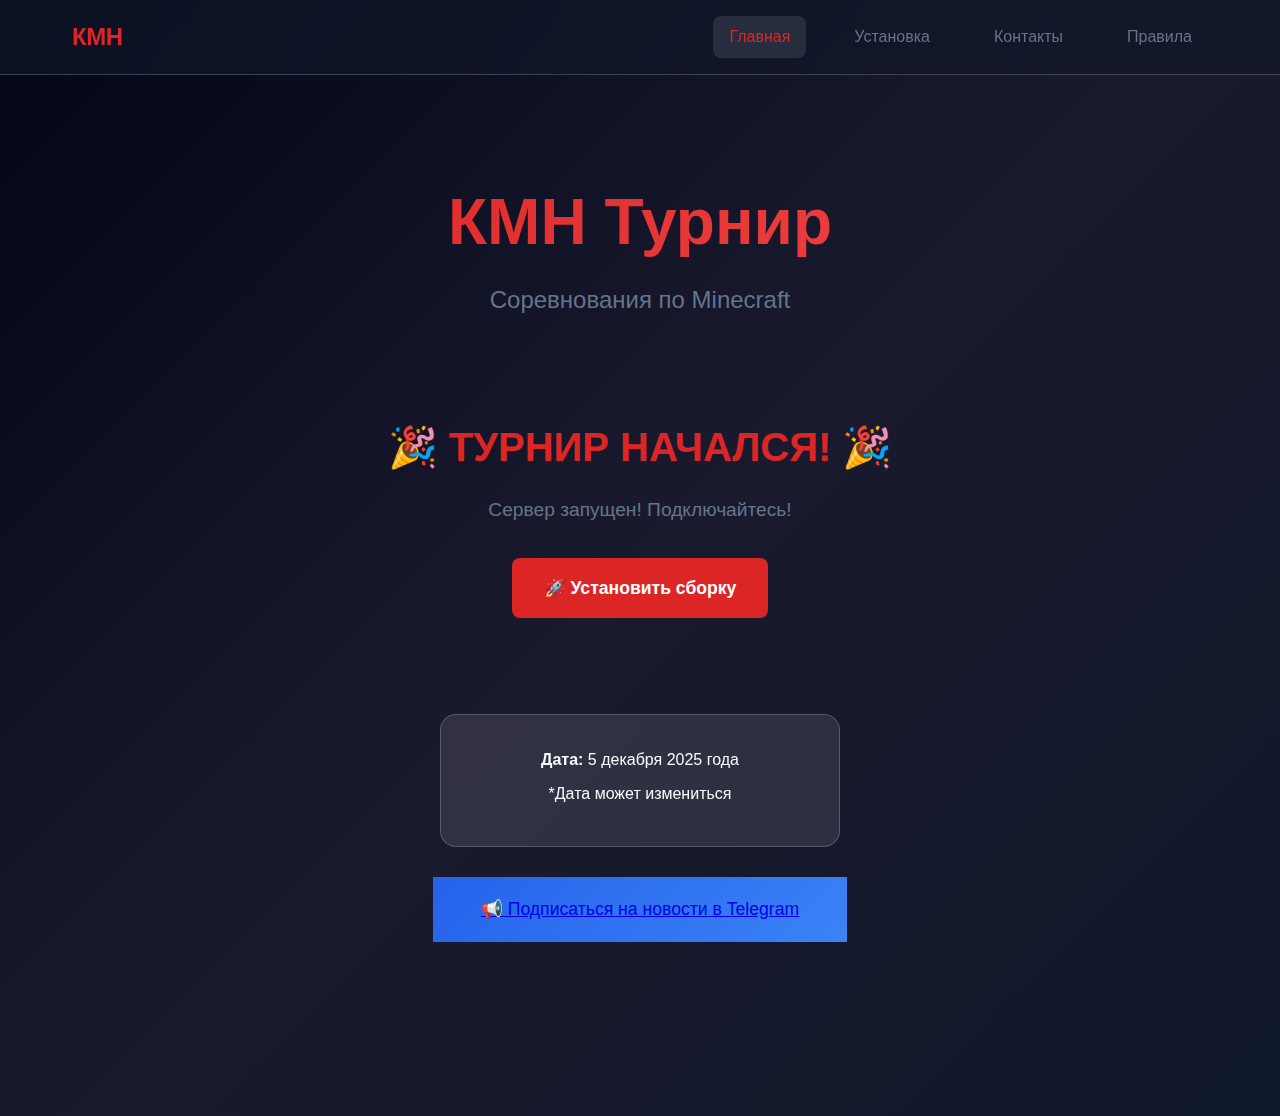
<file: index.html>
<!DOCTYPE html>
<html lang="ru">
<head>
    <meta charset="UTF-8">
    <meta name="viewport" content="width=device-width, initial-scale=1.0">
    <title>КМН - Турнир по Minecraft</title>
    <link rel="stylesheet" href="style.css">
</head>
<body>
    <header class="header">
        <nav class="nav">
            <div class="nav-brand">КМН</div>
            <div class="nav-links">
                <a href="index.html" class="nav-link active">Главная</a>
                <a href="selectia.html" class="nav-link">Установка</a>
                <a href="contact.html" class="nav-link">Контакты</a>
                <a href="rules.html" class="nav-link">Правила</a>
            </div>
        </nav>
    </header>

    <main class="main">
        <section class="hero">
            <h1 class="hero-title">КМН Турнир</h1>
            <p class="hero-subtitle">Соревнования по Minecraft</p>
            
            <div class="countdown-section">
                <h2>До начала турнира</h2>
                <div class="countdown">
                    <div class="countdown-item">
                        <span id="days">00</span>
                        <small>дней</small>
                    </div>
                    <div class="countdown-item">
                        <span id="hours">00</span>
                        <small>часов</small>
                    </div>
                    <div class="countdown-item">
                        <span id="minutes">00</span>
                        <small>минут</small>
                    </div>
                    <div class="countdown-item">
                        <span id="seconds">00</span>
                        <small>секунд</small>
                    </div>
                </div>
            </div>

            <div class="event-info">
                <p><strong>Дата:</strong> 5 декабря 2025 года</p>
                <p class="note">*Дата может измениться</p>
            </div>

            <div class="cta-section">
                <a href="https://t.me/+n7H85VgrOCc3NzAy" class="cta-button" target="_blank">
                    📢 Подписаться на новости в Telegram
                </a>
            </div>
        </section>
    </main>

    <script src="countdown.js"></script>
</body>
</html>
</file>
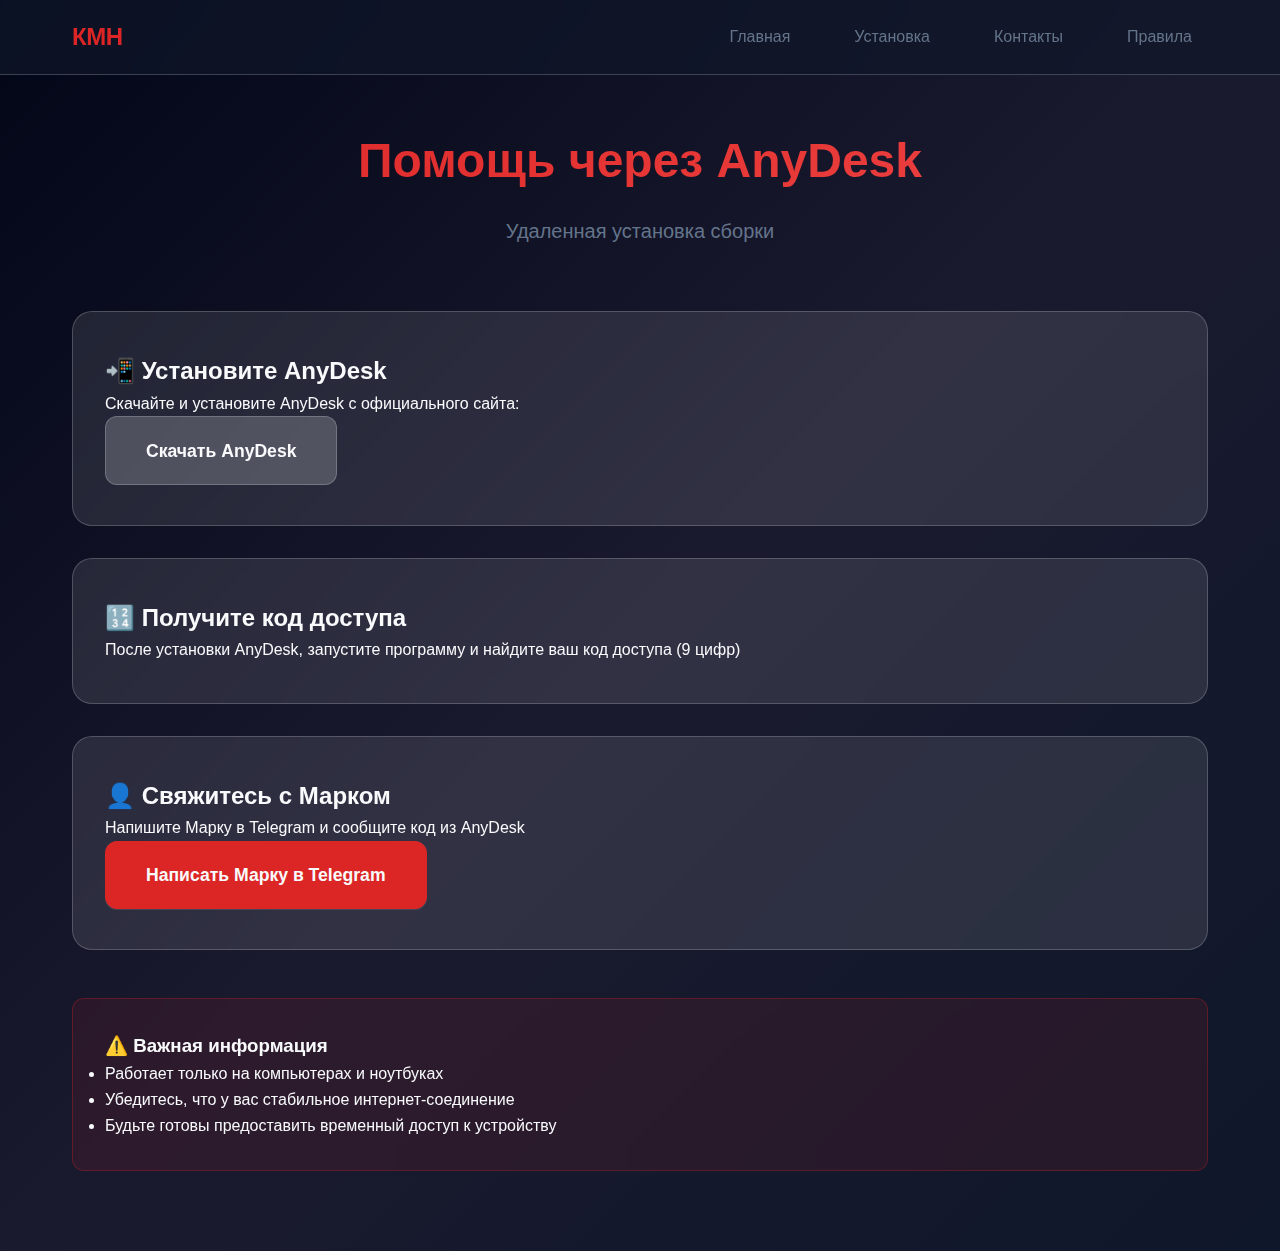
<file: anydesk.html>
<!DOCTYPE html>
<html lang="ru">
<head>
    <meta charset="UTF-8">
    <meta name="viewport" content="width=device-width, initial-scale=1.0">
    <title>КМН - Помощь через AnyDesk</title>
    <link rel="stylesheet" href="style.css">
</head>
<body>
    <header class="header">
        <nav class="nav">
            <div class="nav-brand">КМН</div>
            <div class="nav-links">
                <a href="index.html" class="nav-link">Главная</a>
                <a href="selectia.html" class="nav-link">Установка</a>
                <a href="contact.html" class="nav-link">Контакты</a>
                <a href="rules.html" class="nav-link">Правила</a>
            </div>
        </nav>
    </header>

    <main class="main">
        <div class="page-header">
            <h1>Помощь через AnyDesk</h1>
            <p>Удаленная установка сборки</p>
        </div>

        <div class="anydesk-guide">
            <div class="card">
                <h2>📲 Установите AnyDesk</h2>
                <p>Скачайте и установите AnyDesk с официального сайта:</p>
                <a href="https://anydesk.com/ru" class="button" target="_blank">Скачать AnyDesk</a>
            </div>

            <div class="card">
                <h2>🔢 Получите код доступа</h2>
                <p>После установки AnyDesk, запустите программу и найдите ваш код доступа (9 цифр)</p>
            </div>

            <div class="card">
                <h2>👤 Свяжитесь с Марком</h2>
                <p>Напишите Марку в Telegram и сообщите код из AnyDesk</p>
                <a href="https://t.me/kmn_contacta15bot" class="button button-primary" target="_blank">
                    Написать Марку в Telegram
                </a>
            </div>

            <div class="card warning-card">
                <h3>⚠️ Важная информация</h3>
                <ul>
                    <li>Работает только на компьютерах и ноутбуках</li>
                    <li>Убедитесь, что у вас стабильное интернет-соединение</li>
                    <li>Будьте готовы предоставить временный доступ к устройству</li>
                </ul>
            </div>
        </div>
    </main>
</body>
</html>
</file>
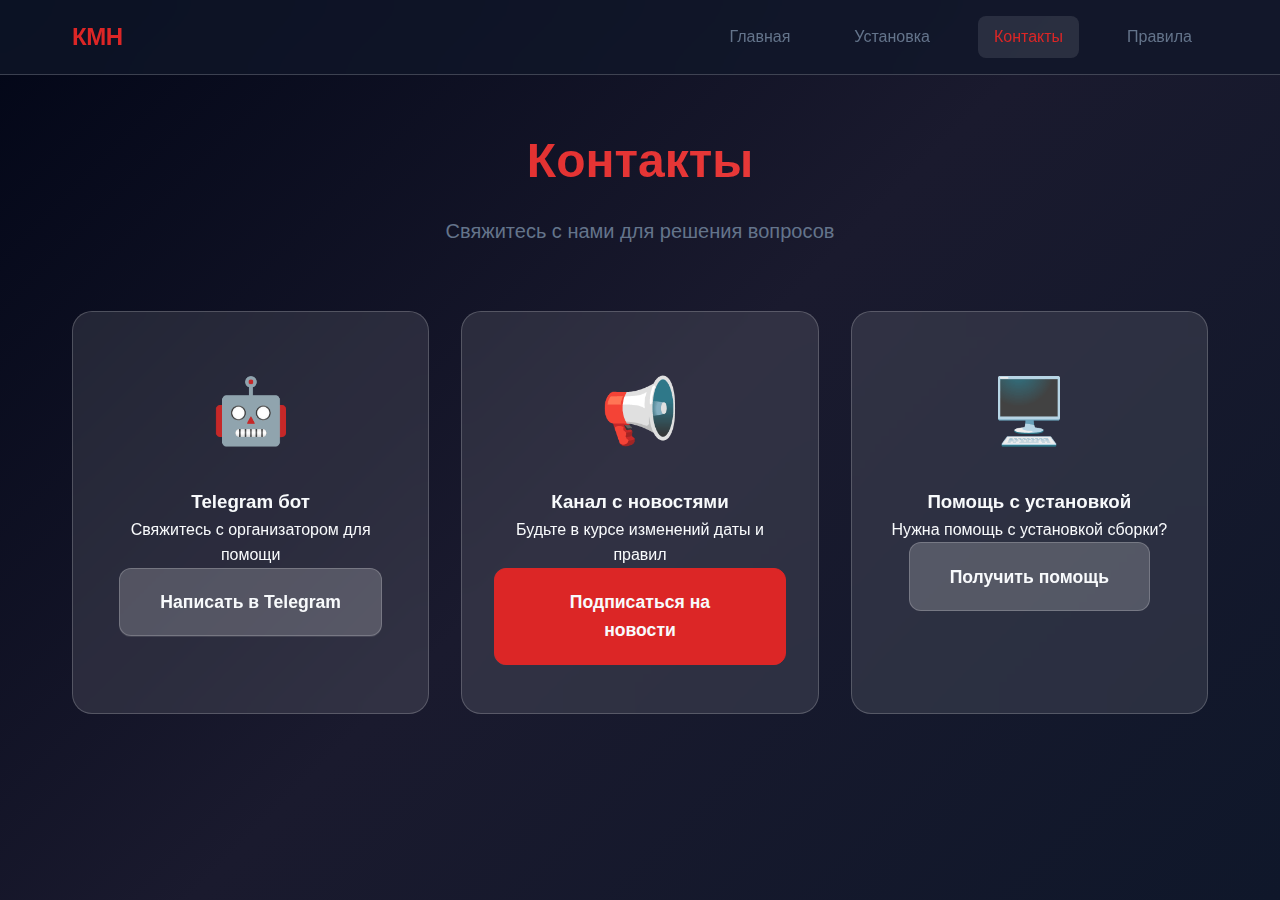
<file: contact.html>
<!DOCTYPE html>
<html lang="ru">
<head>
    <meta charset="UTF-8">
    <meta name="viewport" content="width=device-width, initial-scale=1.0">
    <title>КМН - Контакты</title>
    <link rel="stylesheet" href="style.css">
</head>
<body>
    <header class="header">
        <nav class="nav">
            <div class="nav-brand">КМН</div>
            <div class="nav-links">
                <a href="index.html" class="nav-link">Главная</a>
                <a href="selectia.html" class="nav-link">Установка</a>
                <a href="contact.html" class="nav-link active">Контакты</a>
                <a href="rules.html" class="nav-link">Правила</a>
            </div>
        </nav>
    </header>

    <main class="main">
        <div class="page-header">
            <h1>Контакты</h1>
            <p>Свяжитесь с нами для решения вопросов</p>
        </div>

        <div class="contacts-grid">
            <div class="contact-card">
                <div class="contact-icon">🤖</div>
                <h3>Telegram бот</h3>
                <p>Свяжитесь с организатором для помощи</p>
                <a href="https://t.me/kmn_contacta15bot" class="button" target="_blank">
                    Написать в Telegram
                </a>
            </div>

            <div class="contact-card">
                <div class="contact-icon">📢</div>
                <h3>Канал с новостями</h3>
                <p>Будьте в курсе изменений даты и правил</p>
                <a href="https://t.me/+n7H85VgrOCc3NzAy" class="button button-primary" target="_blank">
                    Подписаться на новости
                </a>
            </div>

            <div class="contact-card">
                <div class="contact-icon">🖥️</div>
                <h3>Помощь с установкой</h3>
                <p>Нужна помощь с установкой сборки?</p>
                <a href="anydesk.html" class="button">Получить помощь</a>
            </div>
        </div>
    </main>
</body>
</html>
</file>
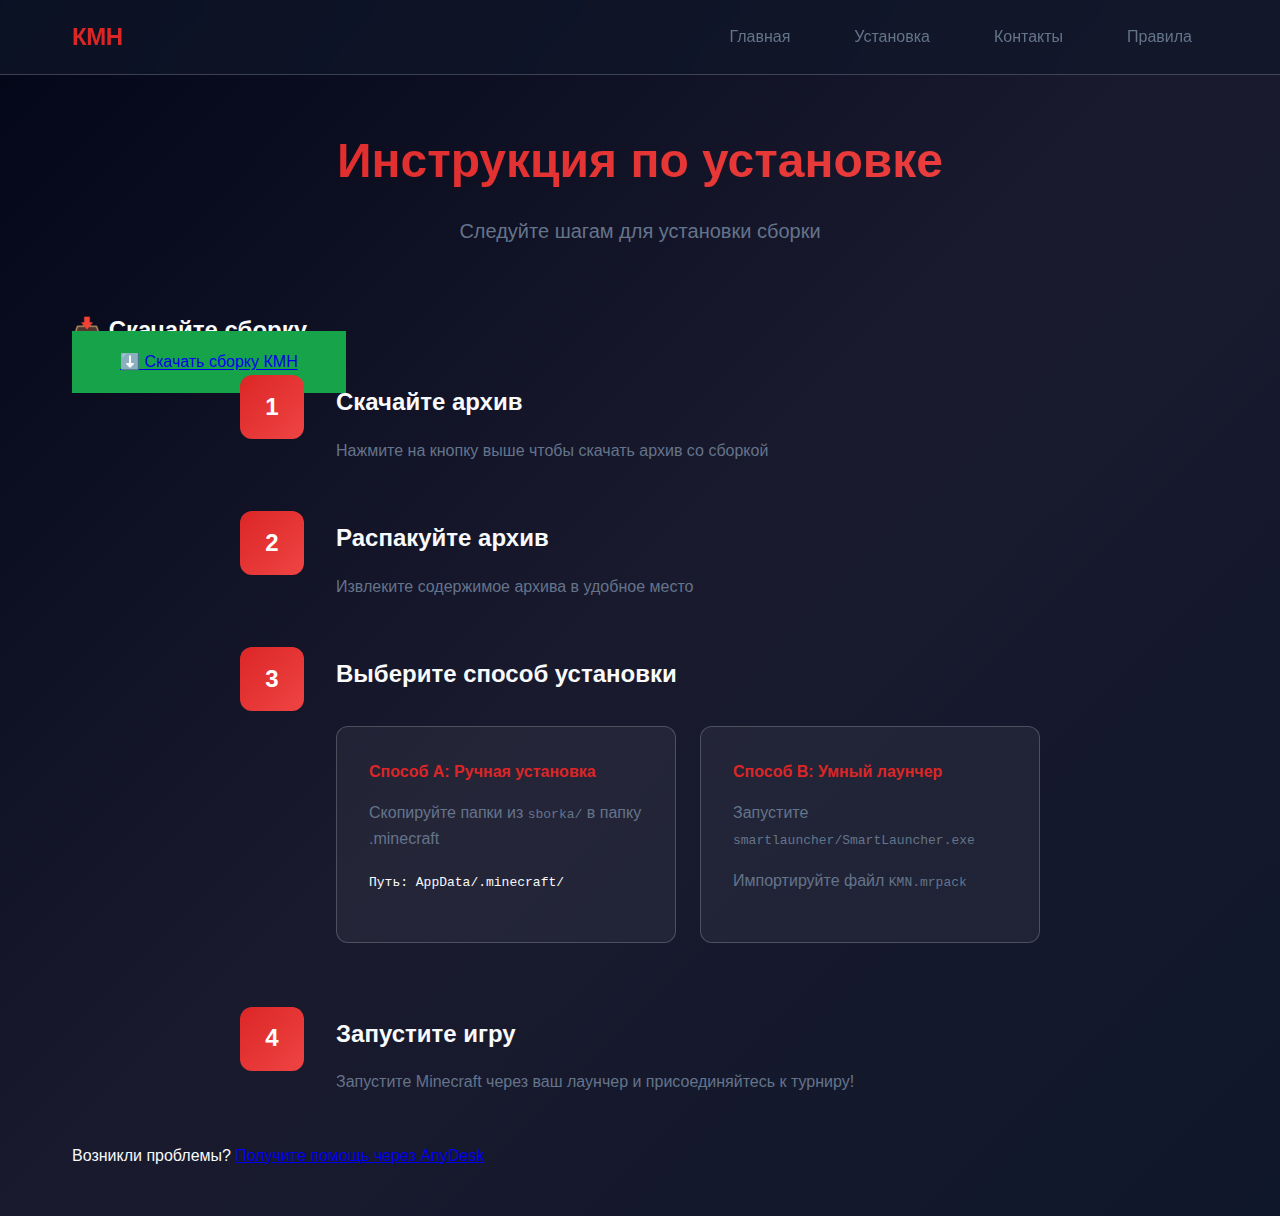
<file: instrinstall.html>
<!DOCTYPE html>
<html lang="ru">
<head>
    <meta charset="UTF-8">
    <meta name="viewport" content="width=device-width, initial-scale=1.0">
    <title>КМН - Инструкция по установке</title>
    <link rel="stylesheet" href="style.css">
</head>
<body>
    <header class="header">
        <nav class="nav">
            <div class="nav-brand">КМН</div>
            <div class="nav-links">
                <a href="index.html" class="nav-link">Главная</a>
                <a href="selectia.html" class="nav-link">Установка</a>
                <a href="contact.html" class="nav-link">Контакты</a>
                <a href="rules.html" class="nav-link">Правила</a>
            </div>
        </nav>
    </header>

    <main class="main">
        <div class="page-header">
            <h1>Инструкция по установке</h1>
            <p>Следуйте шагам для установки сборки</p>
        </div>

        <div class="download-section">
            <h2>📥 Скачайте сборку</h2>
            <a href="sborka_kmn.zip" class="download-button" download>
                ⬇️ Скачать сборку КМН
            </a>
        </div>

        <div class="instructions">
            <div class="step">
                <div class="step-number">1</div>
                <div class="step-content">
                    <h3>Скачайте архив</h3>
                    <p>Нажмите на кнопку выше чтобы скачать архив со сборкой</p>
                </div>
            </div>

            <div class="step">
                <div class="step-number">2</div>
                <div class="step-content">
                    <h3>Распакуйте архив</h3>
                    <p>Извлеките содержимое архива в удобное место</p>
                </div>
            </div>

            <div class="step">
                <div class="step-number">3</div>
                <div class="step-content">
                    <h3>Выберите способ установки</h3>
                    <div class="method-cards">
                        <div class="method-card">
                            <h4>Способ A: Ручная установка</h4>
                            <p>Скопируйте папки из <code>sborka/</code> в папку .minecraft</p>
                            <code>Путь: AppData/.minecraft/</code>
                        </div>
                        <div class="method-card">
                            <h4>Способ B: Умный лаунчер</h4>
                            <p>Запустите <code>smartlauncher/SmartLauncher.exe</code></p>
                            <p>Импортируйте файл <code>KMN.mrpack</code></p>
                        </div>
                    </div>
                </div>
            </div>

            <div class="step">
                <div class="step-number">4</div>
                <div class="step-content">
                    <h3>Запустите игру</h3>
                    <p>Запустите Minecraft через ваш лаунчер и присоединяйтесь к турниру!</p>
                </div>
            </div>
        </div>

        <div class="help-section">
            <p>Возникли проблемы? <a href="anydesk.html">Получите помощь через AnyDesk</a></p>
        </div>
    </main>
</body>
</html>
</file>
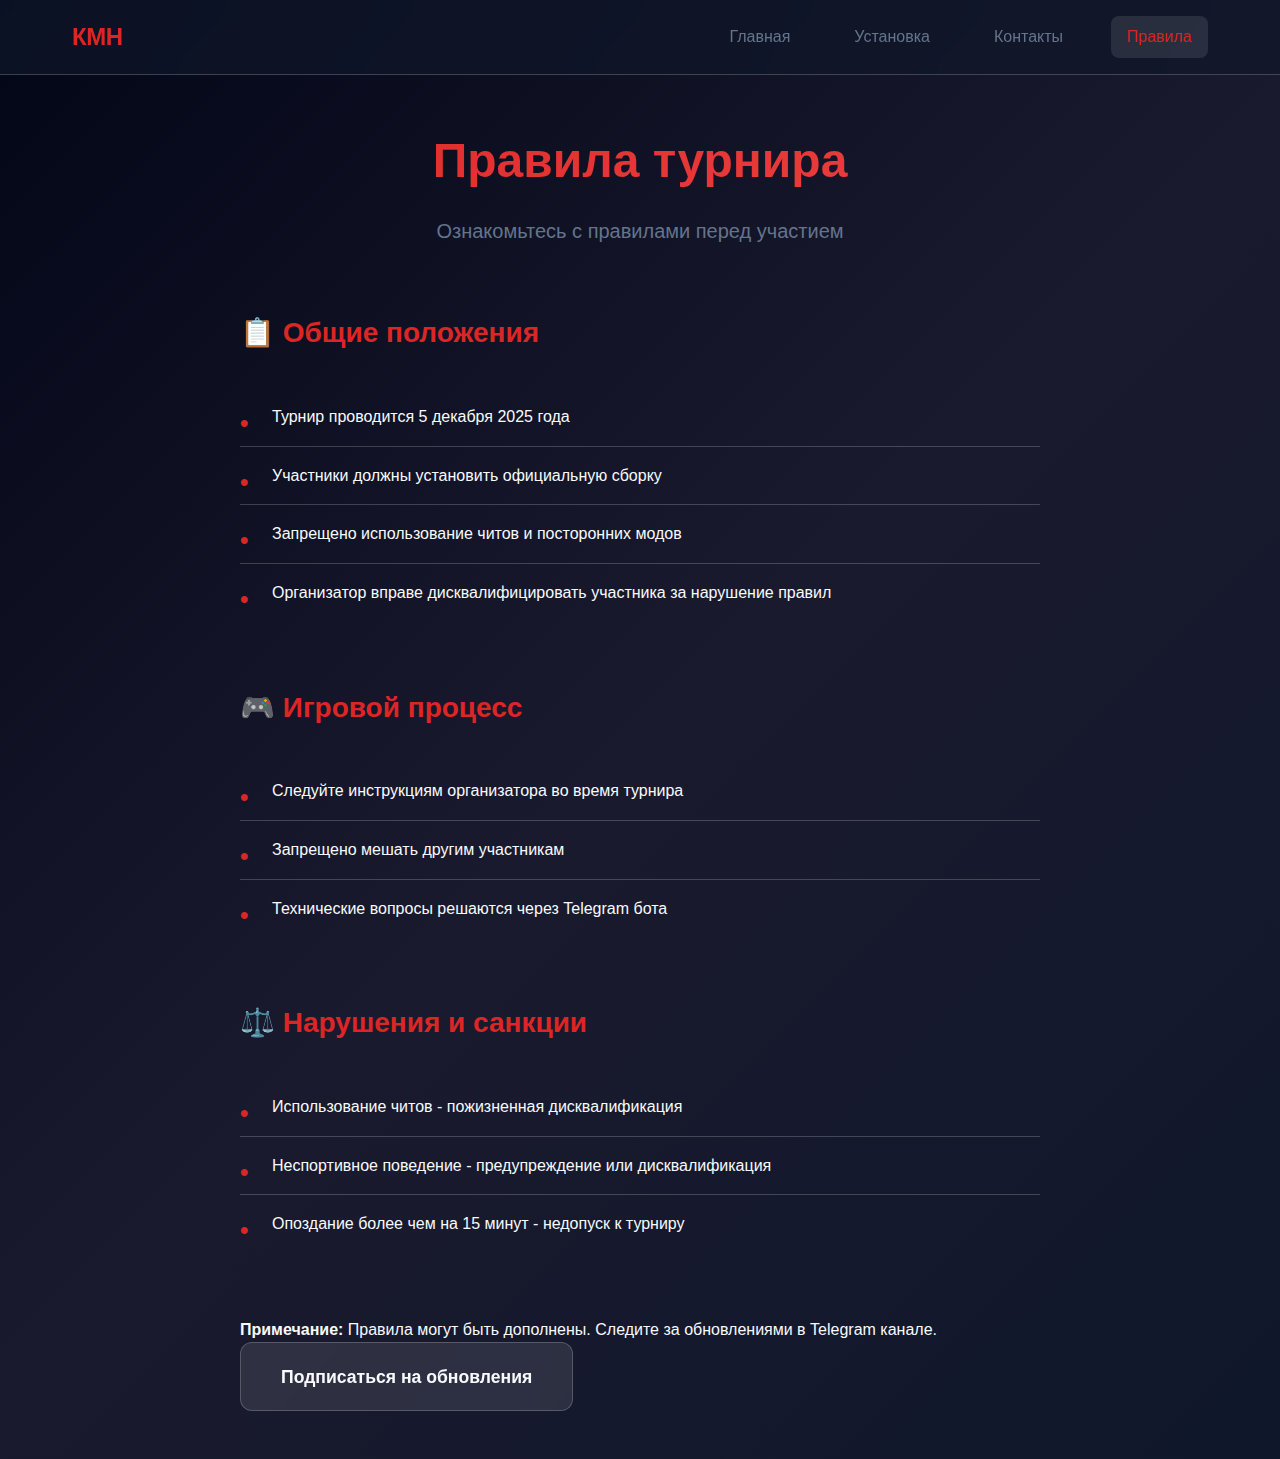
<file: rules.html>
<!DOCTYPE html>
<html lang="ru">
<head>
    <meta charset="UTF-8">
    <meta name="viewport" content="width=device-width, initial-scale=1.0">
    <title>КМН - Правила</title>
    <link rel="stylesheet" href="style.css">
</head>
<body>
    <header class="header">
        <nav class="nav">
            <div class="nav-brand">КМН</div>
            <div class="nav-links">
                <a href="index.html" class="nav-link">Главная</a>
                <a href="selectia.html" class="nav-link">Установка</a>
                <a href="contact.html" class="nav-link">Контакты</a>
                <a href="rules.html" class="nav-link active">Правила</a>
            </div>
        </nav>
    </header>

    <main class="main">
        <div class="page-header">
            <h1>Правила турнира</h1>
            <p>Ознакомьтесь с правилами перед участием</p>
        </div>

        <div class="rules-content">
            <div class="rules-section">
                <h2>📋 Общие положения</h2>
                <ul class="rules-list">
                    <li>Турнир проводится 5 декабря 2025 года</li>
                    <li>Участники должны установить официальную сборку</li>
                    <li>Запрещено использование читов и посторонних модов</li>
                    <li>Организатор вправе дисквалифицировать участника за нарушение правил</li>
                </ul>
            </div>

            <div class="rules-section">
                <h2>🎮 Игровой процесс</h2>
                <ul class="rules-list">
                    <li>Следуйте инструкциям организатора во время турнира</li>
                    <li>Запрещено мешать другим участникам</li>
                    <li>Технические вопросы решаются через Telegram бота</li>
                </ul>
            </div>

            <div class="rules-section">
                <h2>⚖️ Нарушения и санкции</h2>
                <ul class="rules-list">
                    <li>Использование читов - пожизненная дисквалификация</li>
                    <li>Неспортивное поведение - предупреждение или дисквалификация</li>
                    <li>Опоздание более чем на 15 минут - недопуск к турниру</li>
                </ul>
            </div>

            <div class="note">
                <p><strong>Примечание:</strong> Правила могут быть дополнены. Следите за обновлениями в Telegram канале.</p>
                <a href="https://t.me/+n7H85VgrOCc3NzAy" class="button" target="_blank">Подписаться на обновления</a>
            </div>
        </div>
    </main>
</body>
</html>
</file>
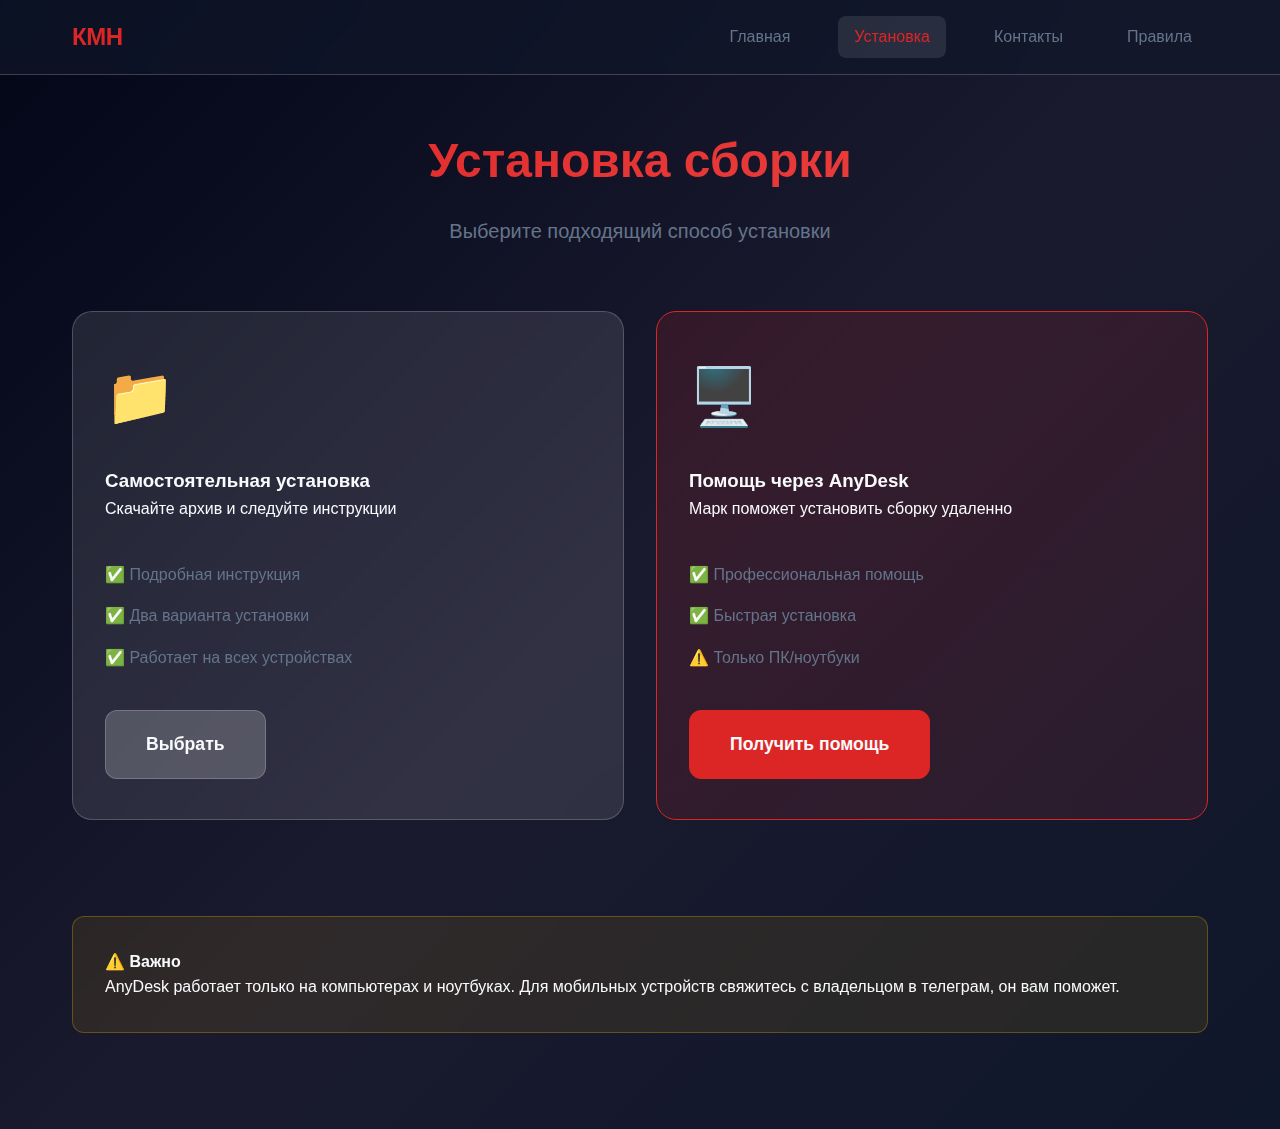
<file: selectia.html>
<!DOCTYPE html>
<html lang="ru">
<head>
    <meta charset="UTF-8">
    <meta name="viewport" content="width=device-width, initial-scale=1.0">
    <title>КМН - Выбор установки</title>
    <link rel="stylesheet" href="style.css">
</head>
<body>
    <header class="header">
        <nav class="nav">
            <div class="nav-brand">КМН</div>
            <div class="nav-links">
                <a href="index.html" class="nav-link">Главная</a>
                <a href="selectia.html" class="nav-link active">Установка</a>
                <a href="contact.html" class="nav-link">Контакты</a>
                <a href="rules.html" class="nav-link">Правила</a>
            </div>
        </nav>
    </header>

    <main class="main">
        <div class="page-header">
            <h1>Установка сборки</h1>
            <p>Выберите подходящий способ установки</p>
        </div>

        <div class="cards-grid">
            <div class="card">
                <div class="card-icon">📁</div>
                <h3>Самостоятельная установка</h3>
                <p>Скачайте архив и следуйте инструкции</p>
                <ul class="features">
                    <li>✅ Подробная инструкция</li>
                    <li>✅ Два варианта установки</li>
                    <li>✅ Работает на всех устройствах</li>
                </ul>
                <a href="instrinstall.html" class="button">Выбрать</a>
            </div>

            <div class="card card-highlight">
                <div class="card-icon">🖥️</div>
                <h3>Помощь через AnyDesk</h3>
                <p>Марк поможет установить сборку удаленно</p>
                <ul class="features">
                    <li>✅ Профессиональная помощь</li>
                    <li>✅ Быстрая установка</li>
                    <li>⚠️ Только ПК/ноутбуки</li>
                </ul>
                <a href="anydesk.html" class="button button-primary">Получить помощь</a>
            </div>
        </div>

        <div class="notice">
            <h4>⚠️ Важно</h4>
            <p>AnyDesk работает только на компьютерах и ноутбуках. Для мобильных устройств свяжитесь с владельцом в телеграм, он вам поможет.</p>
        </div>
    </main>
</body>
</html>
</file>
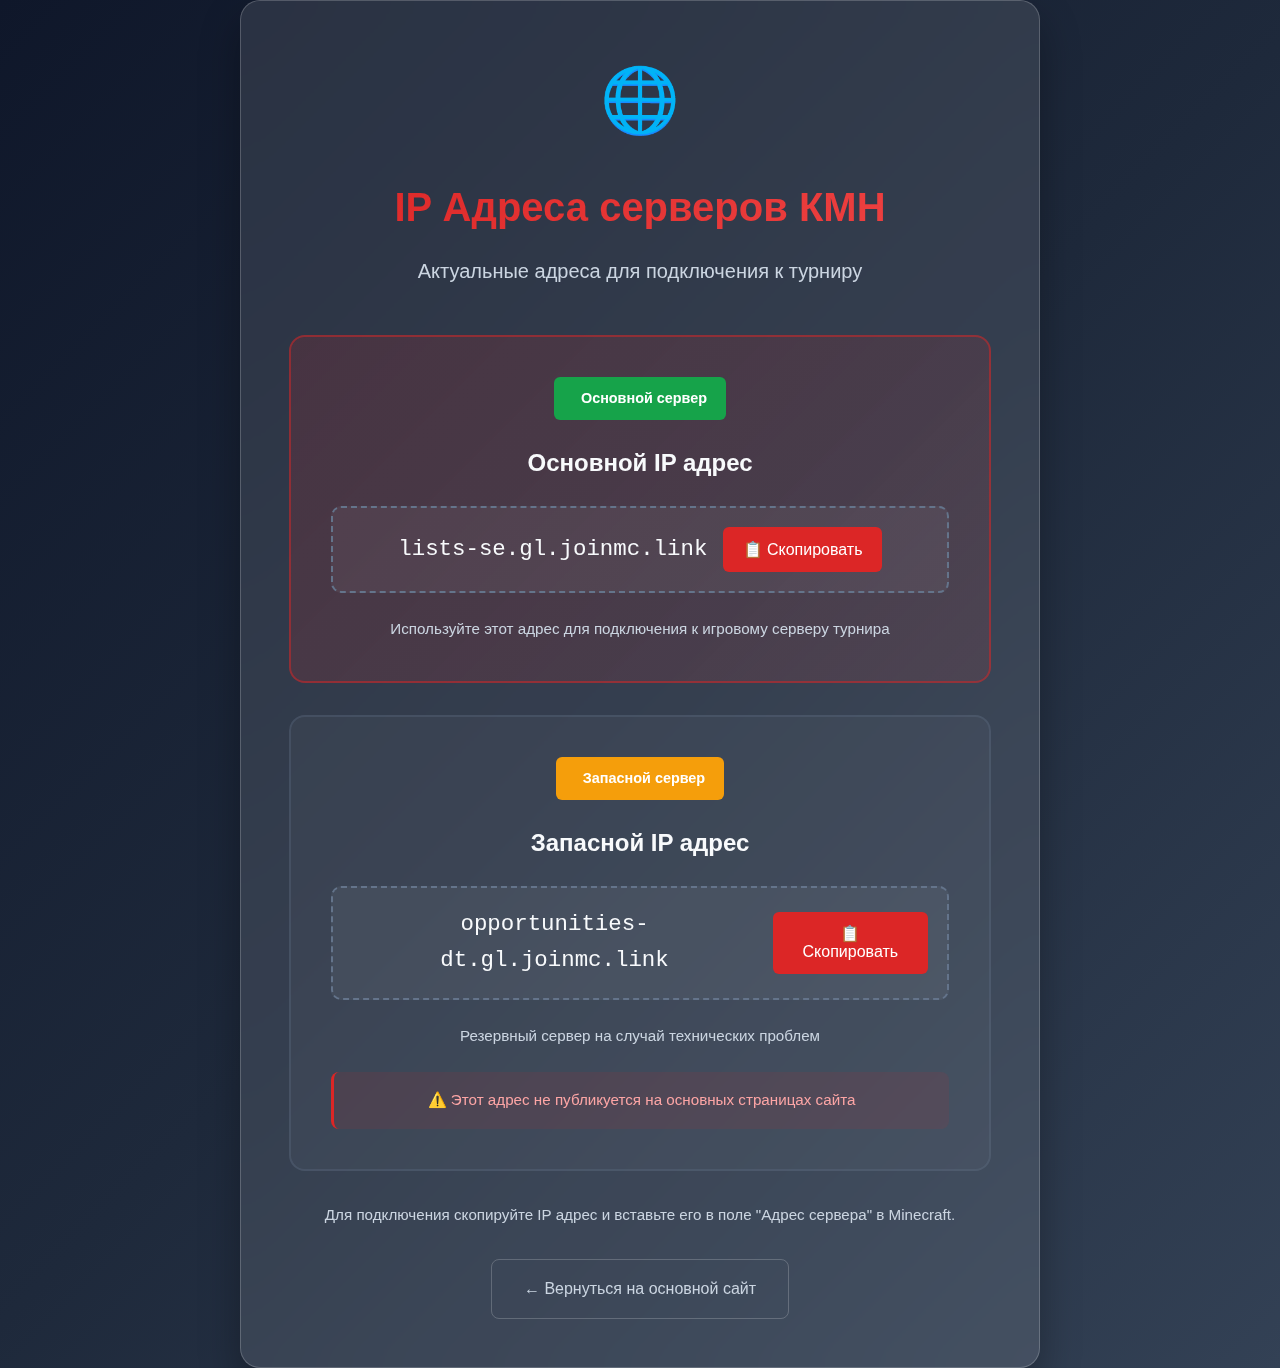
<file: serverip.html>
<!DOCTYPE html>
<html lang="ru">
<head>
    <meta charset="UTF-8">
    <meta name="viewport" content="width=device-width, initial-scale=1.0">
    <title>КМН - IP Адреса серверов</title>
    <style>
        * {
            margin: 0;
            padding: 0;
            box-sizing: border-box;
        }

        body {
            background: linear-gradient(135deg, #0f172a 0%, #1e293b 50%, #334155 100%);
            color: #f8fafc;
            font-family: 'Inter', -apple-system, BlinkMacSystemFont, sans-serif;
            min-height: 100vh;
            display: flex;
            align-items: center;
            justify-content: center;
            line-height: 1.6;
        }

        .ip-container {
            text-align: center;
            padding: 3rem;
            max-width: 800px;
            background: rgba(255, 255, 255, 0.1);
            backdrop-filter: blur(20px);
            border-radius: 20px;
            border: 1px solid rgba(255, 255, 255, 0.2);
            box-shadow: 0 20px 40px rgba(0, 0, 0, 0.3);
        }

        .ip-icon {
            font-size: 4rem;
            margin-bottom: 1.5rem;
            display: block;
        }

        .ip-title {
            font-size: 2.5rem;
            font-weight: 800;
            background: linear-gradient(135deg, #dc2626, #ef4444);
            -webkit-background-clip: text;
            -webkit-text-fill-color: transparent;
            margin-bottom: 1rem;
        }

        .ip-subtitle {
            font-size: 1.25rem;
            color: #cbd5e1;
            margin-bottom: 3rem;
            font-weight: 300;
        }

        .server-card {
            background: rgba(255, 255, 255, 0.05);
            padding: 2.5rem;
            border-radius: 16px;
            border: 2px solid rgba(220, 38, 38, 0.3);
            margin-bottom: 2rem;
            text-align: center;
            transition: all 0.3s ease;
        }

        .server-card:hover {
            border-color: #dc2626;
            transform: translateY(-3px);
            box-shadow: 0 15px 35px rgba(220, 38, 38, 0.2);
        }

        .server-card.main {
            background: linear-gradient(135deg, rgba(220, 38, 38, 0.15), rgba(239, 68, 68, 0.1));
            border-color: rgba(220, 38, 38, 0.5);
        }

        .server-card.backup {
            background: rgba(255, 255, 255, 0.03);
            border-color: rgba(100, 116, 139, 0.3);
            opacity: 0.9;
        }

        .server-status {
            display: inline-flex;
            align-items: center;
            gap: 0.5rem;
            background: #16a34a;
            color: white;
            padding: 0.6rem 1.2rem;
            border-radius: 6px;
            font-weight: 600;
            margin-bottom: 1.5rem;
            font-size: 0.9rem;
        }

        .server-status.backup {
            background: #f59e0b;
        }

        .ip-address {
            background: rgba(255, 255, 255, 0.05);
            padding: 1.2rem;
            border-radius: 10px;
            font-family: 'Courier New', monospace;
            font-size: 1.4rem;
            margin: 1.5rem 0;
            border: 2px dashed #64748b;
            display: flex;
            align-items: center;
            justify-content: center;
            gap: 1rem;
        }

        .copy-btn {
            background: #dc2626;
            border: none;
            color: white;
            padding: 0.8rem 1.2rem;
            border-radius: 6px;
            cursor: pointer;
            font-size: 1rem;
            transition: all 0.3s ease;
            display: flex;
            align-items: center;
            gap: 0.5rem;
        }

        .copy-btn:hover {
            background: #991b1b;
            transform: scale(1.05);
        }

        .server-info {
            color: #cbd5e1;
            margin-top: 1rem;
            font-size: 0.95rem;
        }

        .server-info.warning {
            color: #fca5a5;
            background: rgba(220, 38, 38, 0.1);
            padding: 1rem;
            border-radius: 8px;
            margin-top: 1.5rem;
            border-left: 3px solid #dc2626;
        }

        .back-link {
            display: inline-block;
            margin-top: 2rem;
            color: #cbd5e1;
            text-decoration: none;
            padding: 1rem 2rem;
            border-radius: 8px;
            border: 1px solid rgba(255, 255, 255, 0.2);
            transition: all 0.3s ease;
        }

        .back-link:hover {
            background: rgba(255, 255, 255, 0.1);
            color: white;
        }

        @media (max-width: 768px) {
            .ip-container {
                padding: 2rem 1rem;
                margin: 1rem;
            }

            .ip-title {
                font-size: 2rem;
            }

            .ip-subtitle {
                font-size: 1.1rem;
            }

            .ip-address {
                flex-direction: column;
                gap: 1rem;
                font-size: 1.2rem;
                padding: 1rem;
            }

            .copy-btn {
                width: 100%;
                justify-content: center;
            }

            .server-card {
                padding: 1.5rem;
            }
        }
    </style>
</head>
<body>
    <div class="ip-container">
        <div class="ip-icon">🌐</div>
        <h1 class="ip-title">IP Адреса серверов КМН</h1>
        <p class="ip-subtitle">Актуальные адреса для подключения к турниру</p>

        <!-- Основной сервер -->
        <div class="server-card main">
            <div class="server-status">
                <div class="status-dot"></div>
                Основной сервер
            </div>
            <h2>Основной IP адрес</h2>
            <div class="ip-address">
                <code id="main-ip">lists-se.gl.joinmc.link</code>
                <button class="copy-btn" onclick="copyIP('main-ip', this)">
                    📋 Скопировать
                </button>
            </div>
            <p class="server-info">Используйте этот адрес для подключения к игровому серверу турнира</p>
        </div>

        <!-- Запасной сервер -->
        <div class="server-card backup">
            <div class="server-status backup">
                <div class="status-dot"></div>
                Запасной сервер
            </div>
            <h2>Запасной IP адрес</h2>
            <div class="ip-address">
                <code id="backup-ip">opportunities-dt.gl.joinmc.link</code>
                <button class="copy-btn" onclick="copyIP('backup-ip', this)">
                    📋 Скопировать
                </button>
            </div>
            <p class="server-info">Резервный сервер на случай технических проблем</p>
            <div class="server-info warning">
                ⚠️ Этот адрес не публикуется на основных страницах сайта
            </div>
        </div>

        <div class="server-info">
            <p>Для подключения скопируйте IP адрес и вставьте его в поле "Адрес сервера" в Minecraft.</p>
        </div>

        <a href="https://kmnsorev.github.io/RU/" class="back-link">
            ← Вернуться на основной сайт
        </a>
    </div>

    <script>
        // Функция копирования IP адреса
        function copyIP(elementId, button) {
            const ipElement = document.getElementById(elementId);
            const ip = ipElement.textContent;
            
            navigator.clipboard.writeText(ip).then(() => {
                const originalText = button.innerHTML;
                button.innerHTML = '✅ Скопировано!';
                button.style.background = '#16a34a';
                
                setTimeout(() => {
                    button.innerHTML = originalText;
                    button.style.background = '';
                }, 2000);
            }).catch(err => {
                console.error('Ошибка копирования:', err);
                button.innerHTML = '❌ Ошибка';
                button.style.background = '#dc2626';
                
                setTimeout(() => {
                    button.innerHTML = '📋 Скопировать';
                    button.style.background = '';
                }, 2000);
            });
        }

        // Анимация появления
        document.addEventListener('DOMContentLoaded', function() {
            const container = document.querySelector('.ip-container');
            container.style.opacity = '0';
            container.style.transform = 'translateY(20px)';
            
            setTimeout(() => {
                container.style.transition = 'all 0.5s ease';
                container.style.opacity = '1';
                container.style.transform = 'translateY(0)';
            }, 100);

            // Поочередное появление карточек
            const cards = document.querySelectorAll('.server-card');
            cards.forEach((card, index) => {
                card.style.opacity = '0';
                card.style.transform = 'translateY(10px)';
                
                setTimeout(() => {
                    card.style.transition = 'all 0.4s ease';
                    card.style.opacity = '1';
                    card.style.transform = 'translateY(0)';
                }, 200 + (index * 150));
            });
        });
    </script>
</body>
</html>
</file>
<file: style.css>
:root {
    --primary: #dc2626;
    --primary-dark: #991b1b;
    --primary-light: #fecaca;
    --accent: #2563eb;
    --dark: #0f172a;
    --darker: #020617;
    --light: #f8fafc;
    --gray: #64748b;
    --border: #334155;
    --success: #16a34a;
    --glass: rgba(255, 255, 255, 0.1);
    --glass-border: rgba(255, 255, 255, 0.2);
}

* {
    margin: 0;
    padding: 0;
    box-sizing: border-box;
}

body {
    background: linear-gradient(135deg, var(--darker) 0%, #1a1a2e 50%, var(--dark) 100%);
    color: var(--light);
    font-family: 'Inter', -apple-system, BlinkMacSystemFont, sans-serif;
    line-height: 1.6;
    min-height: 100vh;
}

/* Header - Glassmorphism */
.header {
    background: rgba(15, 23, 42, 0.7);
    backdrop-filter: blur(20px);
    border-bottom: 1px solid var(--glass-border);
    position: sticky;
    top: 0;
    z-index: 1000;
}

.nav {
    max-width: 1200px;
    margin: 0 auto;
    padding: 1rem 2rem;
    display: flex;
    justify-content: space-between;
    align-items: center;
}

.nav-brand {
    font-size: 1.5rem;
    font-weight: 700;
    color: var(--primary);
    letter-spacing: -0.5px;
}

.nav-links {
    display: flex;
    gap: 2rem;
}

.nav-link {
    color: var(--gray);
    text-decoration: none;
    font-weight: 500;
    transition: all 0.3s ease;
    padding: 0.5rem 1rem;
    border-radius: 8px;
}

.nav-link:hover {
    color: var(--light);
    background: var(--glass);
}

.nav-link.active {
    color: var(--primary);
    background: var(--glass);
}

/* Main content - больше пространства */
.main {
    max-width: 1200px;
    margin: 0 auto;
    padding: 3rem 2rem;
    min-height: calc(100vh - 80px);
}

/* Hero section - центрирование и простор */
.hero {
    text-align: center;
    padding: 4rem 0 6rem;
    max-width: 800px;
    margin: 0 auto;
}

.hero-title {
    font-size: 4rem;
    font-weight: 800;
    background: linear-gradient(135deg, var(--primary) 0%, #ef4444 100%);
    -webkit-background-clip: text;
    -webkit-text-fill-color: transparent;
    margin-bottom: 1.5rem;
    line-height: 1.1;
}

.hero-subtitle {
    font-size: 1.5rem;
    color: var(--gray);
    margin-bottom: 4rem;
    font-weight: 400;
}

/* Countdown - стек карточек */
.countdown-section {
    margin: 4rem 0;
}

.countdown-section h2 {
    margin-bottom: 2rem;
    color: var(--gray);
    font-weight: 600;
    font-size: 1.25rem;
}

.countdown {
    display: flex;
    justify-content: center;
    gap: 1.5rem;
    margin: 3rem 0;
}

.countdown-item {
    background: var(--glass);
    backdrop-filter: blur(10px);
    border: 1px solid var(--glass-border);
    padding: 2rem 1.5rem;
    border-radius: 16px;
    min-width: 120px;
    text-align: center;
}

.countdown-item span {
    font-size: 3rem;
    font-weight: 800;
    background: linear-gradient(135deg, var(--primary), #ef4444);
    -webkit-background-clip: text;
    -webkit-text-fill-color: transparent;
    display: block;
    line-height: 1;
}

.countdown-item small {
    color: var(--gray);
    font-size: 0.875rem;
    font-weight: 500;
    margin-top: 0.5rem;
    display: block;
}

/* Event info - стек */
.event-info {
    background: var(--glass);
    backdrop-filter: blur(10px);
    border: 1px solid var(--glass-border);
    padding: 2rem;
    border-radius: 16px;
    margin: 3rem auto;
    max-width: 400px;
}

.event-info p {
    margin-bottom: 0.5rem;
}

/* Buttons - современные */
.cta-section {
    margin: 3rem 0;
}

.button {
    display: inline-flex;
    align-items: center;
    gap: 0.5rem;
    background: var(--glass);
    backdrop-filter: blur(10px);
    color: var(--light);
    padding: 1.2rem 2.5rem;
    text-decoration: none;
    border-radius: 12px;
    border: 1px solid var(--glass-border);
    transition: all 0.3s ease;
    font-weight: 600;
    font-size: 1.1rem;
}

.button:hover {
    background: var(--primary);
    border-color: var(--primary);
    transform: translateY(-2px);
    box-shadow: 0 10px 30px rgba(220, 38, 38, 0.3);
}

.button-primary {
    background: var(--primary);
    border-color: var(--primary);
}

.button-primary:hover {
    background: var(--primary-dark);
    border-color: var(--primary-dark);
}

.cta-button {
    background: linear-gradient(135deg, var(--accent), #3b82f6);
    border: none;
    font-size: 1.1rem;
    padding: 1.4rem 3rem;
}

.download-button {
    background: var(--success);
    border: none;
    padding: 1.4rem 3rem;
}

/* Cards - стек с отступами */
.cards-grid {
    display: grid;
    grid-template-columns: repeat(auto-fit, minmax(350px, 1fr));
    gap: 2rem;
    margin: 4rem 0;
}

.card {
    background: var(--glass);
    backdrop-filter: blur(10px);
    border: 1px solid var(--glass-border);
    padding: 2.5rem 2rem;
    border-radius: 20px;
    transition: all 0.3s ease;
}

.card:hover {
    border-color: var(--primary);
    transform: translateY(-5px);
    box-shadow: 0 20px 40px rgba(0, 0, 0, 0.3);
}

.card-highlight {
    border-color: var(--primary);
    background: linear-gradient(135deg, rgba(220, 38, 38, 0.15), rgba(239, 68, 68, 0.1));
}

.card-icon {
    font-size: 3.5rem;
    margin-bottom: 1.5rem;
    display: block;
}

/* Page header */
.page-header {
    text-align: center;
    margin-bottom: 4rem;
    padding: 0 1rem;
}

.page-header h1 {
    font-size: 3rem;
    font-weight: 800;
    margin-bottom: 1rem;
    background: linear-gradient(135deg, var(--primary), #ef4444);
    -webkit-background-clip: text;
    -webkit-text-fill-color: transparent;
}

.page-header p {
    color: var(--gray);
    font-size: 1.25rem;
    max-width: 600px;
    margin: 0 auto;
}

/* Instructions - вертикальный стек */
.instructions {
    max-width: 800px;
    margin: 0 auto;
}

.step {
    display: flex;
    gap: 2rem;
    margin-bottom: 4rem;
    align-items: flex-start;
}

.step-number {
    background: linear-gradient(135deg, var(--primary), #ef4444);
    color: white;
    width: 4rem;
    height: 4rem;
    border-radius: 12px;
    display: flex;
    align-items: center;
    justify-content: center;
    font-weight: 700;
    font-size: 1.5rem;
    flex-shrink: 0;
}

.step-content {
    flex: 1;
    padding-top: 0.5rem;
}

.step-content h3 {
    margin-bottom: 1rem;
    font-size: 1.5rem;
    font-weight: 600;
}

.step-content p {
    color: var(--gray);
    margin-bottom: 1rem;
}

/* Method cards внутри шага */
.method-cards {
    display: grid;
    grid-template-columns: 1fr 1fr;
    gap: 1.5rem;
    margin: 2rem 0;
}

.method-card {
    background: rgba(255, 255, 255, 0.05);
    padding: 2rem;
    border-radius: 12px;
    border: 1px solid var(--glass-border);
}

.method-card h4 {
    margin-bottom: 1rem;
    color: var(--primary);
    font-weight: 600;
}

/* Features list */
.features {
    list-style: none;
    margin: 2rem 0;
}

.features li {
    padding: 0.5rem 0;
    color: var(--gray);
}

/* Notices */
.notice,
.warning-card {
    background: rgba(234, 179, 8, 0.1);
    border: 1px solid rgba(234, 179, 8, 0.3);
    border-radius: 12px;
    padding: 2rem;
    margin: 3rem 0;
    backdrop-filter: blur(10px);
}

.warning-card {
    background: rgba(220, 38, 38, 0.1);
    border-color: rgba(220, 38, 38, 0.3);
}

/* Contacts grid */
.contacts-grid {
    display: grid;
    grid-template-columns: repeat(auto-fit, minmax(280px, 1fr));
    gap: 2rem;
    margin: 4rem 0;
}

.contact-card {
    text-align: center;
    padding: 3rem 2rem;
    background: var(--glass);
    backdrop-filter: blur(10px);
    border: 1px solid var(--glass-border);
    border-radius: 20px;
    transition: all 0.3s ease;
}

.contact-card:hover {
    border-color: var(--primary);
    transform: translateY(-3px);
}

.contact-icon {
    font-size: 4rem;
    margin-bottom: 1.5rem;
    display: block;
}

/* Rules content */
.rules-content {
    max-width: 800px;
    margin: 0 auto;
}

.rules-section {
    margin-bottom: 4rem;
}

.rules-section h2 {
    margin-bottom: 2rem;
    color: var(--primary);
    font-size: 1.75rem;
    font-weight: 700;
}

.rules-list {
    list-style: none;
    padding-left: 0;
}

.rules-list li {
    padding: 1rem 0;
    border-bottom: 1px solid var(--glass-border);
    position: relative;
    padding-left: 2rem;
}

.rules-list li:last-child {
    border-bottom: none;
}

.rules-list li::before {
    content: '•';
    color: var(--primary);
    font-weight: bold;
    position: absolute;
    left: 0;
    font-size: 1.5rem;
}

/* Video overlay */
.video-overlay {
    position: fixed;
    top: 0;
    left: 0;
    width: 100%;
    height: 100%;
    background: rgba(0, 0, 0, 0.95);
    display: flex;
    flex-direction: column;
    align-items: center;
    justify-content: center;
    z-index: 2000;
    backdrop-filter: blur(10px);
}

.video-overlay.hidden {
    display: none;
}

.video-overlay video {
    max-width: 90%;
    max-height: 70%;
    border-radius: 20px;
    box-shadow: 0 20px 60px rgba(0, 0, 0, 0.5);
}

.close-button {
    margin-top: 3rem;
    background: var(--primary);
    color: white;
    border: none;
    padding: 1.2rem 2.5rem;
    border-radius: 12px;
    cursor: pointer;
    font-size: 1.1rem;
    font-weight: 600;
    transition: all 0.3s ease;
}

.close-button:hover {
    background: var(--primary-dark);
    transform: translateY(-2px);
}

/* Responsive */
@media (max-width: 768px) {
    .nav {
        flex-direction: column;
        gap: 1rem;
        padding: 1rem;
    }

    .nav-links {
        gap: 0.5rem;
    }

    .nav-link {
        padding: 0.5rem 0.75rem;
        font-size: 0.9rem;
    }

    .main {
        padding: 2rem 1rem;
    }

    .hero {
        padding: 2rem 0 4rem;
    }

    .hero-title {
        font-size: 2.5rem;
    }

    .hero-subtitle {
        font-size: 1.2rem;
        margin-bottom: 3rem;
    }

    .countdown {
        gap: 1rem;
        flex-wrap: wrap;
    }

    .countdown-item {
        min-width: 80px;
        padding: 1.5rem 1rem;
    }

    .countdown-item span {
        font-size: 2rem;
    }

    .cards-grid {
        grid-template-columns: 1fr;
        gap: 1.5rem;
        margin: 3rem 0;
    }

    .method-cards {
        grid-template-columns: 1fr;
        gap: 1rem;
    }

    .step {
        flex-direction: column;
        gap: 1rem;
        margin-bottom: 3rem;
    }

    .step-number {
        width: 3rem;
        height: 3rem;
        font-size: 1.25rem;
    }

    .page-header h1 {
        font-size: 2.25rem;
    }

    .button {
        padding: 1rem 2rem;
        font-size: 1rem;
    }
}

/* Убираем все наезжания и добавляем четкие отступы */
section, .card, .step, .countdown-item {
    margin-bottom: 2rem;
}

/* Гарантируем, что ничего не обрезается */
* {
    max-width: 100%;
}


/* Rules specific styles */
.rules-header {
    display: flex;
    align-items: center;
    gap: 1rem;
    margin-bottom: 2rem;
    padding-bottom: 1rem;
    border-bottom: 1px solid var(--glass-border);
}

.rules-icon {
    font-size: 2.5rem;
}

.rules-header h2 {
    margin: 0;
    color: var(--primary);
}

.rule-item {
    display: flex;
    gap: 1.5rem;
    margin-bottom: 2rem;
    padding: 2rem;
    background: var(--glass);
    backdrop-filter: blur(10px);
    border: 1px solid var(--glass-border);
    border-radius: 12px;
    transition: all 0.3s ease;
}

.rule-item:hover {
    border-color: var(--primary);
    transform: translateX(5px);
}

.rule-item.severe {
    border-left: 4px solid var(--primary);
    background: rgba(220, 38, 38, 0.05);
}

.rule-number {
    background: linear-gradient(135deg, var(--primary), #ef4444);
    color: white;
    width: 3.5rem;
    height: 3.5rem;
    border-radius: 10px;
    display: flex;
    align-items: center;
    justify-content: center;
    font-weight: 700;
    font-size: 1.1rem;
    flex-shrink: 0;
}

.rule-content {
    flex: 1;
}

.rule-content h4 {
    margin-bottom: 0.5rem;
    color: var(--light);
    font-size: 1.2rem;
}

.rule-content p {
    color: var(--gray);
    margin-bottom: 0.5rem;
}

.rule-note {
    background: rgba(255, 255, 255, 0.05);
    padding: 1rem;
    border-radius: 8px;
    margin-top: 1rem;
    border-left: 3px solid var(--primary);
}

.rule-note.warning {
    border-left-color: #f59e0b;
    background: rgba(245, 158, 11, 0.1);
}

.rules-info-card {
    background: linear-gradient(135deg, rgba(37, 99, 235, 0.1), rgba(59, 130, 246, 0.05));
    border: 1px solid rgba(37, 99, 235, 0.3);
    padding: 2rem;
    border-radius: 12px;
    margin-bottom: 2rem;
}

.rules-info-card h4 {
    color: var(--accent);
    margin-bottom: 0.5rem;
}

.rules-link {
    color: var(--primary);
    text-decoration: none;
    font-weight: 600;
}

.rules-link:hover {
    text-decoration: underline;
}

.final-note {
    background: var(--glass);
    backdrop-filter: blur(10px);
    border: 1px solid var(--glass-border);
    padding: 2.5rem;
    border-radius: 16px;
    margin-top: 3rem;
    text-align: center;
}

.final-note h3 {
    color: var(--primary);
    margin-bottom: 1rem;
}

/* Responsive rules */
@media (max-width: 768px) {
    .rule-item {
        flex-direction: column;
        gap: 1rem;
        padding: 1.5rem;
    }
    
    .rule-number {
        width: 3rem;
        height: 3rem;
        font-size: 1rem;
    }
    
    .rules-header {
        flex-direction: column;
        text-align: center;
        gap: 0.5rem;
    }
}
</file>
